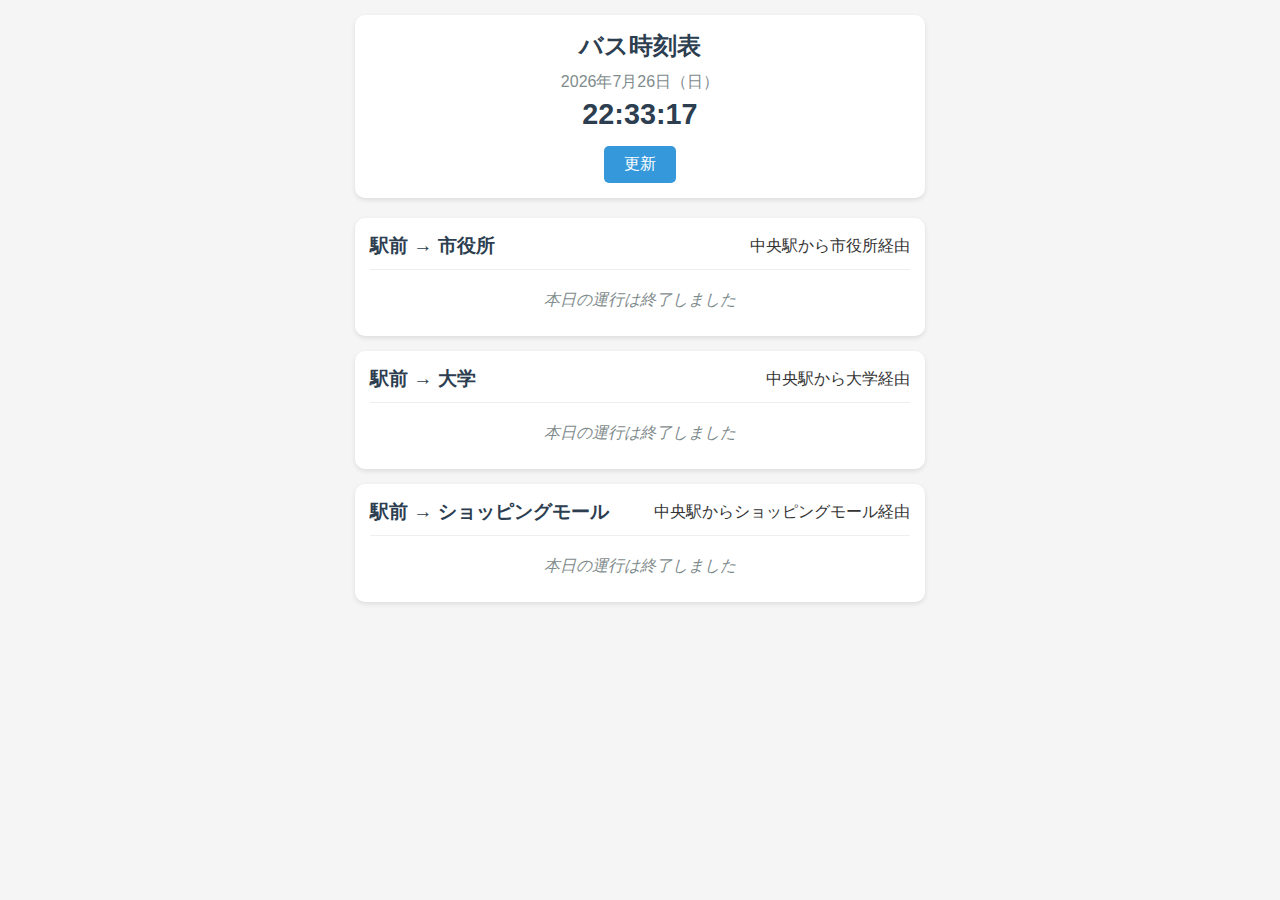
<file: index.html>
<!DOCTYPE html>
<html lang="ja">
<head>
    <meta charset="UTF-8">
    <meta name="viewport" content="width=device-width, initial-scale=1.0">
    <title>バス時刻表アプリ</title>
    <link rel="stylesheet" href="styles.css">
</head>
<body>
    <div class="container">
        <header>
            <h1>バス時刻表</h1>
            <div class="current-time">
                <div id="current-date"></div>
                <div id="current-time"></div>
            </div>
            <button id="refresh-btn">更新</button>
        </header>
        
        <main>
            <div class="routes-container" id="routes-container">
                <!-- Bus routes will be dynamically inserted here -->
            </div>
        </main>
    </div>

    <script src="data.js"></script>
    <script src="script.js"></script>
</body>
</html>
</file>
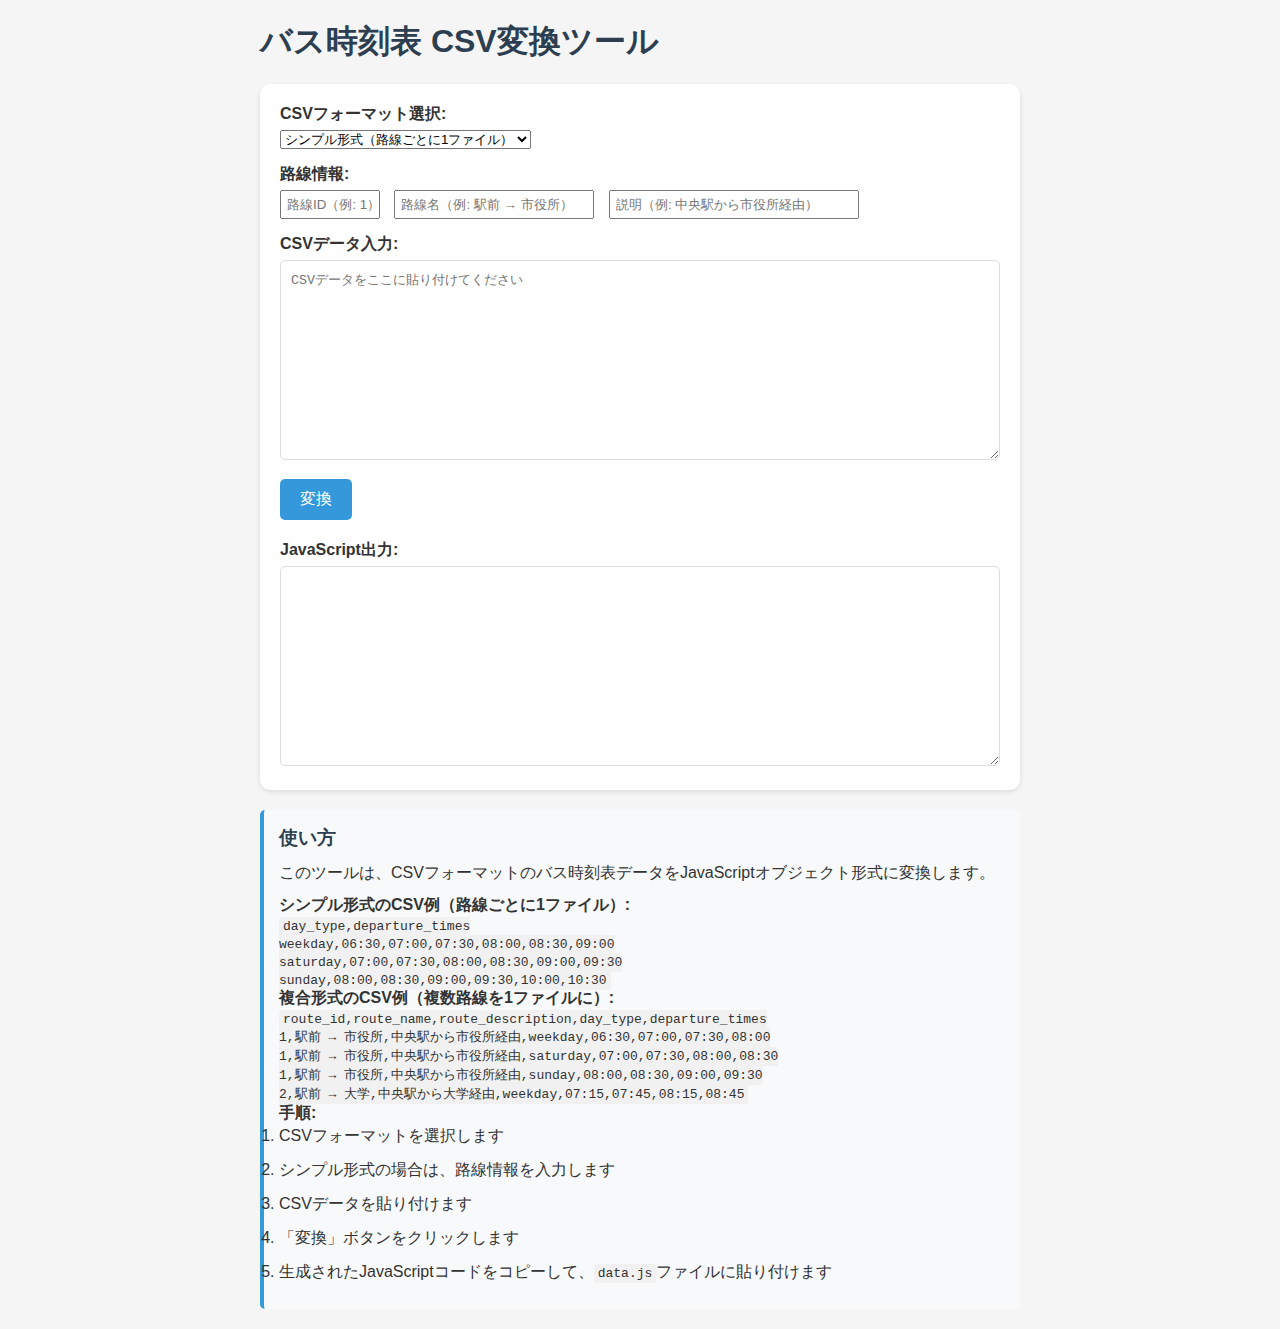
<file: csv-converter.html>
<!DOCTYPE html>
<html lang="ja">
<head>
    <meta charset="UTF-8">
    <meta name="viewport" content="width=device-width, initial-scale=1.0">
    <title>バス時刻表 CSV変換ツール</title>
    <style>
        * {
            margin: 0;
            padding: 0;
            box-sizing: border-box;
            font-family: 'Helvetica Neue', Arial, sans-serif;
        }
        
        body {
            background-color: #f5f5f5;
            color: #333;
            padding: 20px;
            max-width: 800px;
            margin: 0 auto;
        }
        
        h1 {
            margin-bottom: 20px;
            color: #2c3e50;
        }
        
        .container {
            background-color: #fff;
            border-radius: 10px;
            padding: 20px;
            box-shadow: 0 2px 5px rgba(0,0,0,0.1);
            margin-bottom: 20px;
        }
        
        .form-group {
            margin-bottom: 15px;
        }
        
        label {
            display: block;
            margin-bottom: 5px;
            font-weight: bold;
        }
        
        textarea {
            width: 100%;
            min-height: 200px;
            padding: 10px;
            border: 1px solid #ddd;
            border-radius: 5px;
            font-family: monospace;
        }
        
        button {
            background-color: #3498db;
            color: white;
            border: none;
            padding: 10px 20px;
            border-radius: 5px;
            font-size: 1rem;
            cursor: pointer;
            transition: background-color 0.3s;
        }
        
        button:hover {
            background-color: #2980b9;
        }
        
        .output {
            margin-top: 20px;
        }
        
        .instructions {
            margin-top: 20px;
            background-color: #f8f9fa;
            padding: 15px;
            border-radius: 5px;
            border-left: 4px solid #3498db;
        }
        
        .instructions h3 {
            margin-bottom: 10px;
            color: #2c3e50;
        }
        
        .instructions p, .instructions li {
            margin-bottom: 10px;
            line-height: 1.5;
        }
        
        .instructions ul {
            padding-left: 20px;
        }
        
        code {
            background-color: #f1f1f1;
            padding: 2px 4px;
            border-radius: 3px;
            font-family: monospace;
        }
    </style>
</head>
<body>
    <h1>バス時刻表 CSV変換ツール</h1>
    
    <div class="container">
        <div class="form-group">
            <label for="csv-format">CSVフォーマット選択:</label>
            <select id="csv-format">
                <option value="simple">シンプル形式（路線ごとに1ファイル）</option>
                <option value="complex">複合形式（複数路線を1ファイルに）</option>
            </select>
        </div>
        
        <div class="form-group">
            <label for="route-info">路線情報:</label>
            <input type="text" id="route-id" placeholder="路線ID（例: 1）" style="width: 100px; padding: 5px; margin-right: 10px;">
            <input type="text" id="route-name" placeholder="路線名（例: 駅前 → 市役所）" style="width: 200px; padding: 5px; margin-right: 10px;">
            <input type="text" id="route-description" placeholder="説明（例: 中央駅から市役所経由）" style="width: 250px; padding: 5px;">
        </div>
        
        <div class="form-group">
            <label for="csv-input">CSVデータ入力:</label>
            <textarea id="csv-input" placeholder="CSVデータをここに貼り付けてください"></textarea>
        </div>
        
        <button id="convert-btn">変換</button>
        
        <div class="output">
            <label for="js-output">JavaScript出力:</label>
            <textarea id="js-output" readonly></textarea>
        </div>
    </div>
    
    <div class="instructions">
        <h3>使い方</h3>
        <p>このツールは、CSVフォーマットのバス時刻表データをJavaScriptオブジェクト形式に変換します。</p>
        
        <h4>シンプル形式のCSV例（路線ごとに1ファイル）:</h4>
        <pre><code>day_type,departure_times
weekday,06:30,07:00,07:30,08:00,08:30,09:00
saturday,07:00,07:30,08:00,08:30,09:00,09:30
sunday,08:00,08:30,09:00,09:30,10:00,10:30</code></pre>
        
        <h4>複合形式のCSV例（複数路線を1ファイルに）:</h4>
        <pre><code>route_id,route_name,route_description,day_type,departure_times
1,駅前 → 市役所,中央駅から市役所経由,weekday,06:30,07:00,07:30,08:00
1,駅前 → 市役所,中央駅から市役所経由,saturday,07:00,07:30,08:00,08:30
1,駅前 → 市役所,中央駅から市役所経由,sunday,08:00,08:30,09:00,09:30
2,駅前 → 大学,中央駅から大学経由,weekday,07:15,07:45,08:15,08:45</code></pre>
        
        <h4>手順:</h4>
        <ol>
            <li>CSVフォーマットを選択します</li>
            <li>シンプル形式の場合は、路線情報を入力します</li>
            <li>CSVデータを貼り付けます</li>
            <li>「変換」ボタンをクリックします</li>
            <li>生成されたJavaScriptコードをコピーして、<code>data.js</code>ファイルに貼り付けます</li>
        </ol>
    </div>
    
    <script>
        document.getElementById('convert-btn').addEventListener('click', function() {
            const format = document.getElementById('csv-format').value;
            const csvInput = document.getElementById('csv-input').value.trim();
            const routeId = document.getElementById('route-id').value.trim();
            const routeName = document.getElementById('route-name').value.trim();
            const routeDescription = document.getElementById('route-description').value.trim();
            
            if (!csvInput) {
                alert('CSVデータを入力してください');
                return;
            }
            
            if (format === 'simple' && (!routeId || !routeName)) {
                alert('路線IDと路線名を入力してください');
                return;
            }
            
            let jsOutput = '';
            
            if (format === 'simple') {
                jsOutput = convertSimpleFormat(csvInput, routeId, routeName, routeDescription);
            } else {
                jsOutput = convertComplexFormat(csvInput);
            }
            
            document.getElementById('js-output').value = jsOutput;
        });
        
        function convertSimpleFormat(csvInput, routeId, routeName, routeDescription) {
            const lines = csvInput.split('\n');
            const schedules = {};
            
            for (let i = 0; i < lines.length; i++) {
                if (!lines[i].trim()) continue;
                
                const parts = lines[i].split(',');
                const dayType = parts[0].trim();
                const times = parts.slice(1).map(t => t.trim()).filter(t => t);
                
                if (dayType && times.length > 0) {
                    schedules[dayType] = times;
                }
            }
            
            const route = {
                id: parseInt(routeId) || 1,
                name: routeName,
                description: routeDescription,
                schedules: schedules
            };
            
            return `// バス時刻表データ
const busRoutes = [
    ${JSON.stringify(route, null, 4)}
];`;
        }
        
        function convertComplexFormat(csvInput) {
            const lines = csvInput.split('\n');
            const routes = {};
            
            // ヘッダー行をスキップ
            for (let i = 1; i < lines.length; i++) {
                if (!lines[i].trim()) continue;
                
                const parts = lines[i].split(',');
                const routeId = parts[0].trim();
                const routeName = parts[1].trim();
                const routeDescription = parts[2].trim();
                const dayType = parts[3].trim();
                const times = parts.slice(4).map(t => t.trim()).filter(t => t);
                
                if (!routes[routeId]) {
                    routes[routeId] = {
                        id: parseInt(routeId),
                        name: routeName,
                        description: routeDescription,
                        schedules: {}
                    };
                }
                
                if (dayType && times.length > 0) {
                    routes[routeId].schedules[dayType] = times;
                }
            }
            
            const routesArray = Object.values(routes);
            
            return `// バス時刻表データ
const busRoutes = ${JSON.stringify(routesArray, null, 4)};`;
        }
    </script>
</body>
</html>
</file>
<file: styles.css>
* {
    margin: 0;
    padding: 0;
    box-sizing: border-box;
    font-family: 'Helvetica Neue', Arial, sans-serif;
}

body {
    background-color: #f5f5f5;
    color: #333;
}

.container {
    max-width: 100%;
    padding: 15px;
    margin: 0 auto;
}

header {
    display: flex;
    flex-direction: column;
    align-items: center;
    margin-bottom: 20px;
    background-color: #fff;
    border-radius: 10px;
    padding: 15px;
    box-shadow: 0 2px 5px rgba(0,0,0,0.1);
}

h1 {
    font-size: 1.5rem;
    margin-bottom: 10px;
    color: #2c3e50;
}

.current-time {
    text-align: center;
    margin-bottom: 15px;
}

#current-date {
    font-size: 1rem;
    color: #7f8c8d;
    margin-bottom: 5px;
}

#current-time {
    font-size: 1.8rem;
    font-weight: bold;
    color: #2c3e50;
}

#refresh-btn {
    background-color: #3498db;
    color: white;
    border: none;
    padding: 8px 20px;
    border-radius: 5px;
    font-size: 1rem;
    cursor: pointer;
    transition: background-color 0.3s;
}

#refresh-btn:hover {
    background-color: #2980b9;
}

.routes-container {
    display: flex;
    flex-direction: column;
    gap: 15px;
}

.route-card {
    background-color: #fff;
    border-radius: 10px;
    padding: 15px;
    box-shadow: 0 2px 5px rgba(0,0,0,0.1);
}

.route-header {
    display: flex;
    justify-content: space-between;
    align-items: center;
    margin-bottom: 10px;
    padding-bottom: 10px;
    border-bottom: 1px solid #eee;
}

.route-name {
    font-size: 1.2rem;
    font-weight: bold;
    color: #2c3e50;
}

.next-departure {
    display: flex;
    justify-content: space-between;
    align-items: center;
}

.departure-time {
    font-size: 1.5rem;
    font-weight: bold;
    color: #2c3e50;
}

.minutes-left {
    background-color: #e74c3c;
    color: white;
    padding: 5px 10px;
    border-radius: 5px;
    font-weight: bold;
}

.minutes-left.soon {
    background-color: #e74c3c;
}

.minutes-left.upcoming {
    background-color: #f39c12;
}

.minutes-left.later {
    background-color: #27ae60;
}

.no-more-buses {
    color: #7f8c8d;
    font-style: italic;
    text-align: center;
    padding: 10px;
}

@media (min-width: 768px) {
    .container {
        max-width: 600px;
    }
}
</file>
